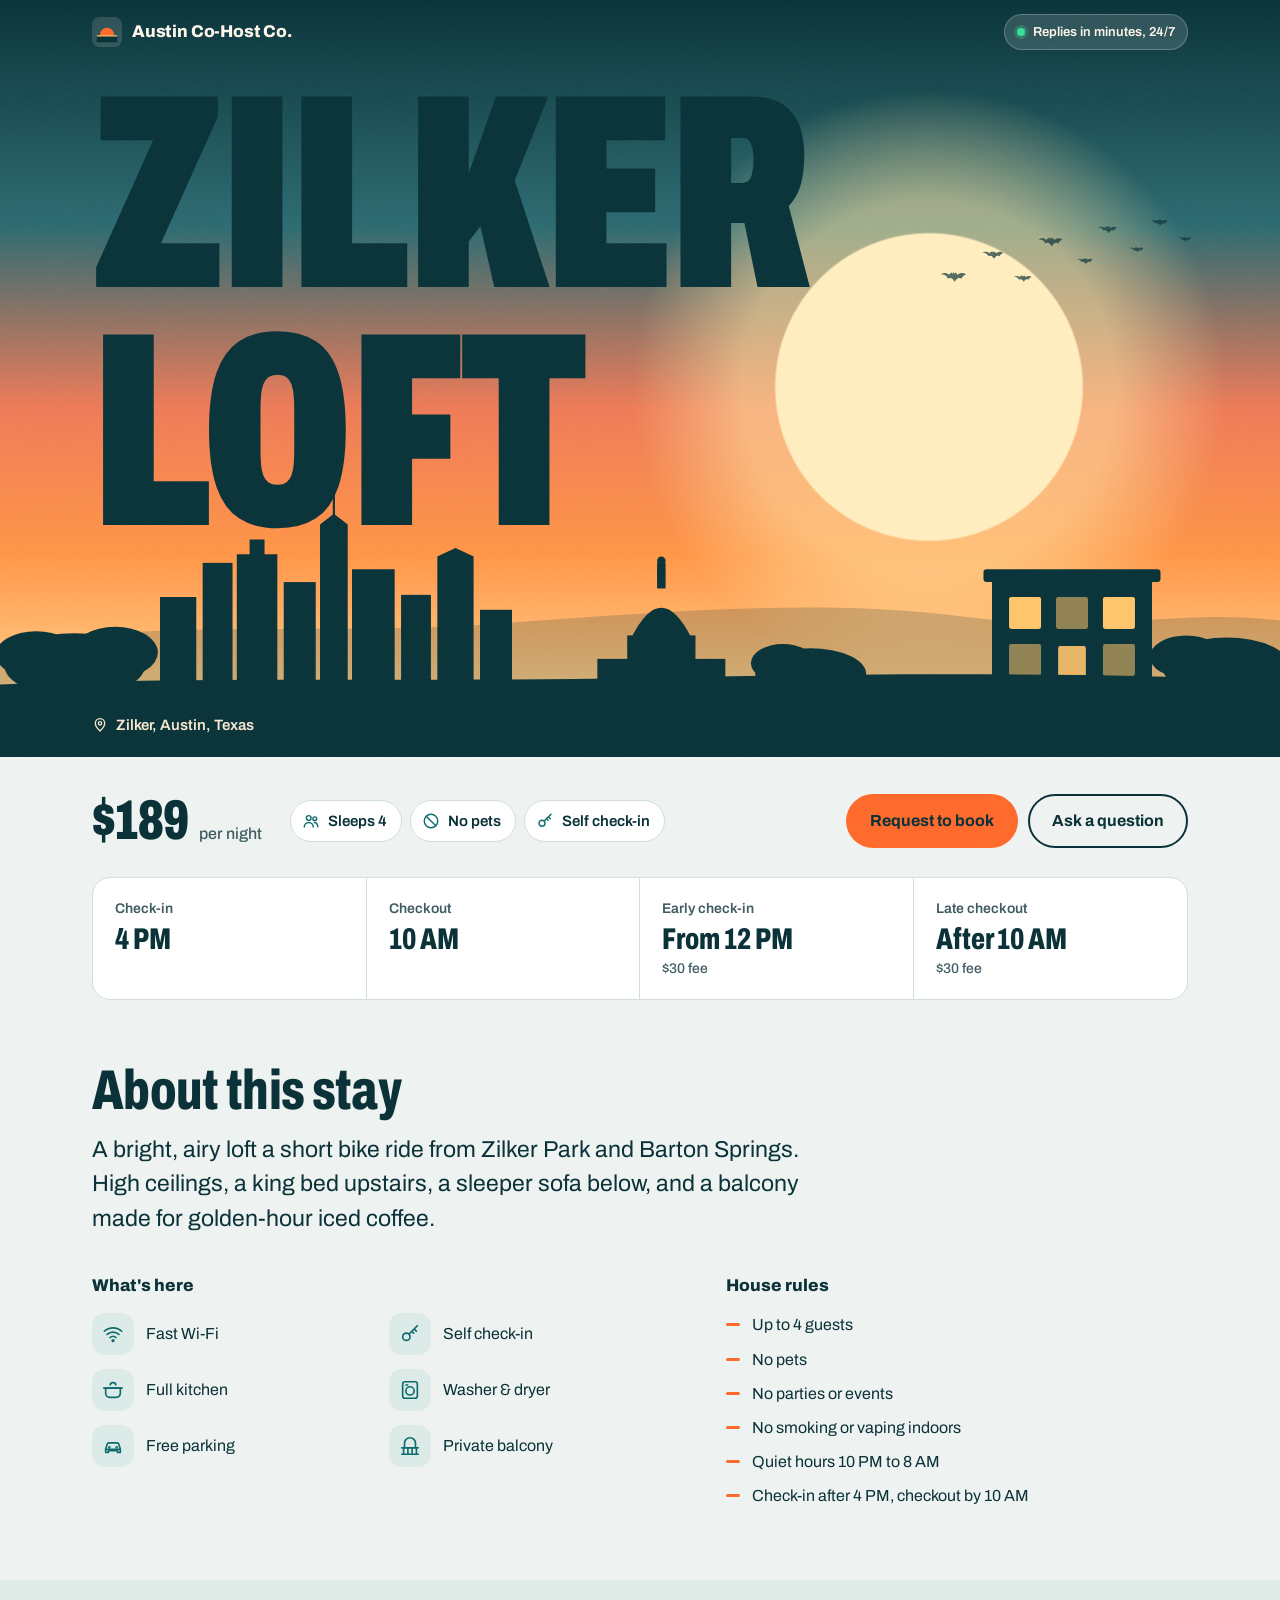
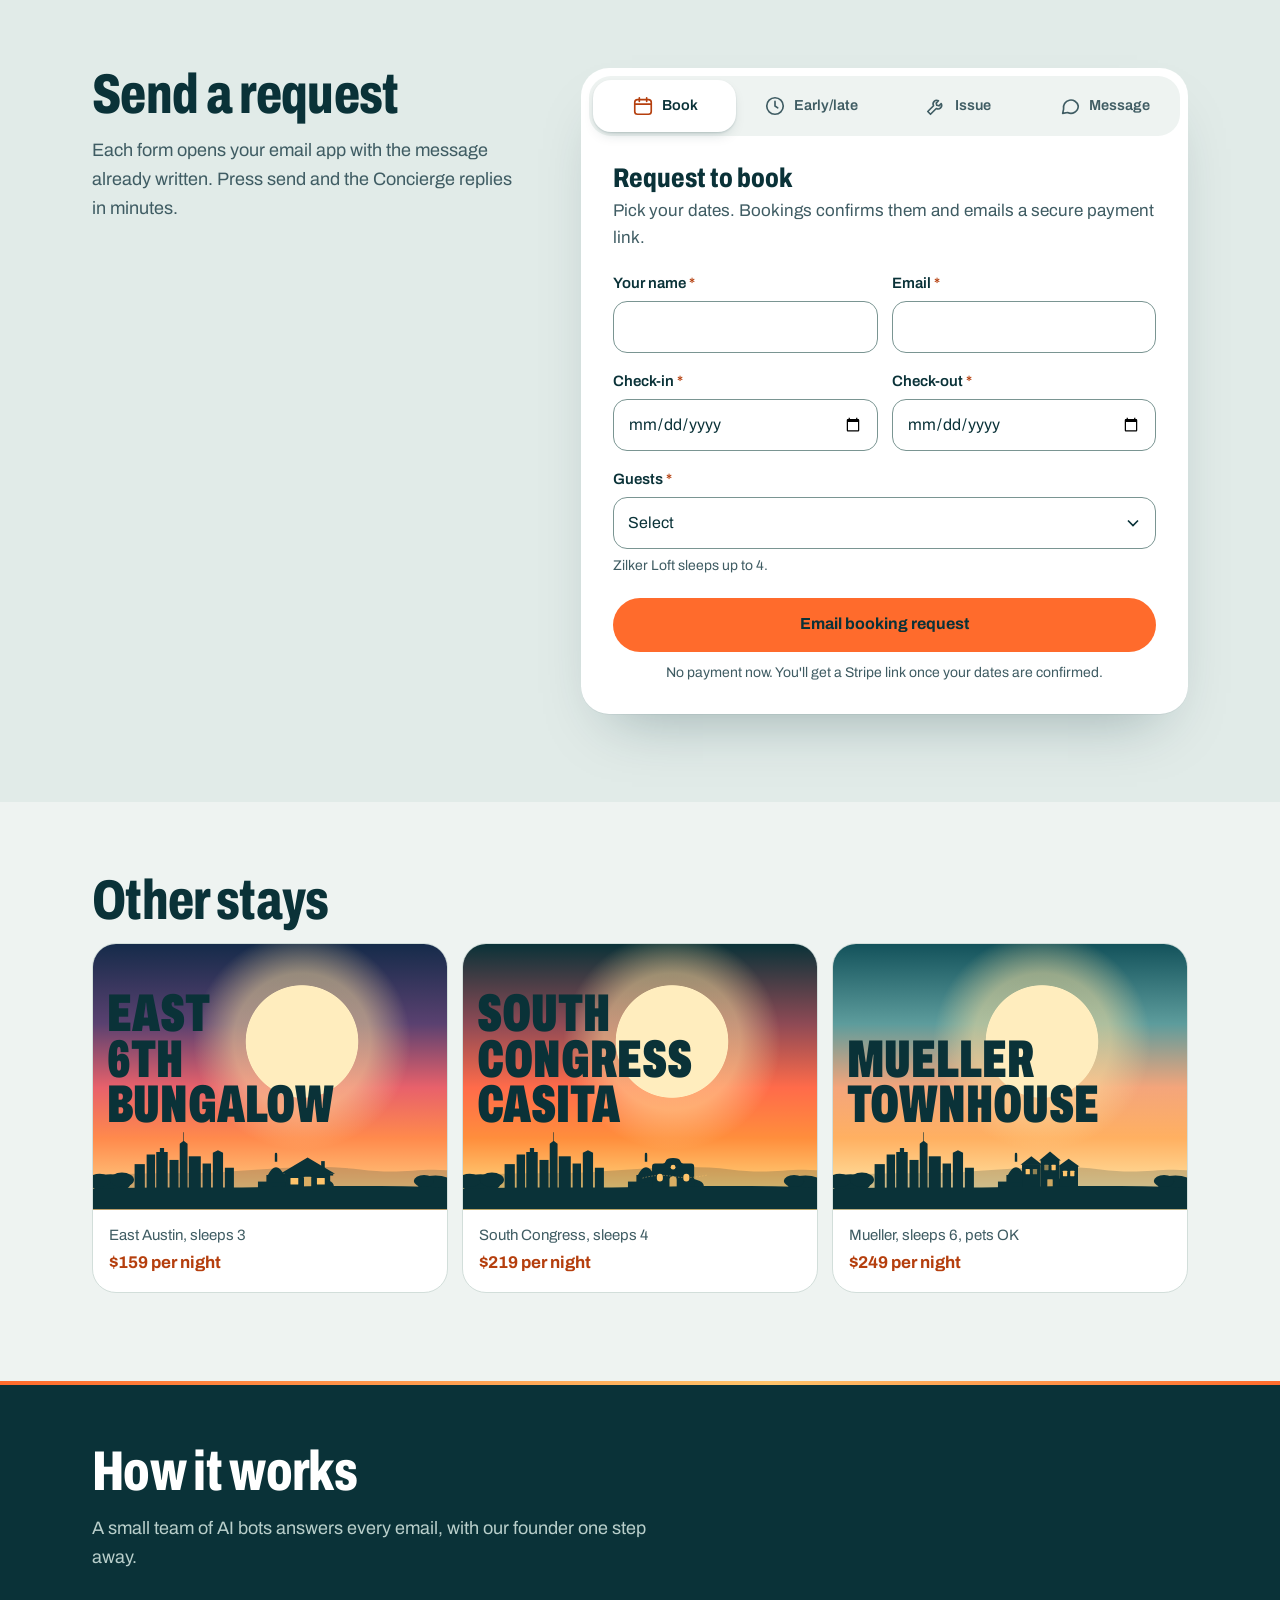
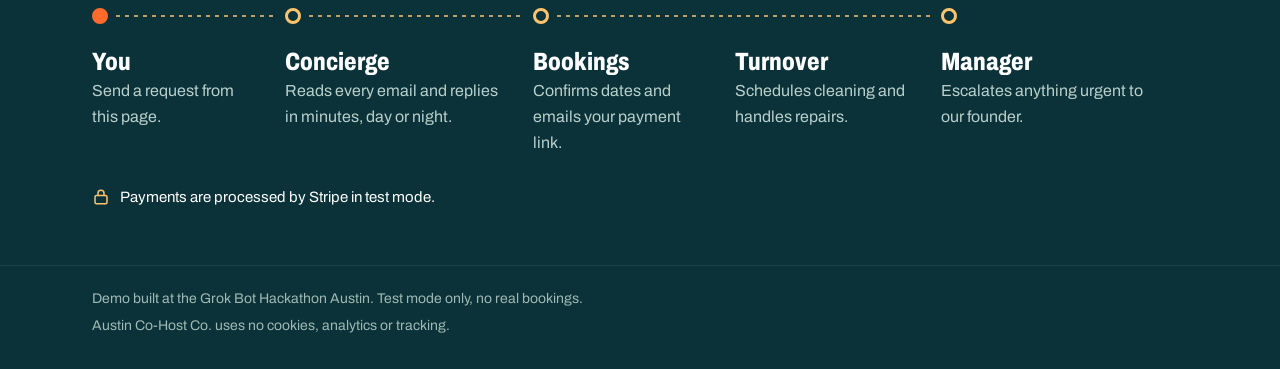
<file: index.html>
<!doctype html>
<html lang="en">
<head>
<meta charset="utf-8">
<meta name="viewport" content="width=device-width, initial-scale=1, viewport-fit=cover">
<title>Austin Co-Host Co.</title>
<meta name="description" content="Book a short-term stay in Austin directly with Austin Co-Host Co. Our bots reply in minutes, 24/7.">
<meta name="theme-color" content="#0A3238">
<meta name="referrer" content="no-referrer">
<link rel="icon" href="data:image/svg+xml,%3Csvg xmlns='http://www.w3.org/2000/svg' viewBox='0 0 64 64'%3E%3Crect width='64' height='64' rx='16' fill='%230A3238'/%3E%3Ccircle cx='32' cy='38' r='15' fill='%23FF6B2C'/%3E%3Crect x='10' y='40' width='44' height='14' fill='%230A3238'/%3E%3Crect x='10' y='39' width='44' height='2.5' rx='1.2' fill='%23FFC46B'/%3E%3C/svg%3E">
<link rel="preload" href="fonts/archivo-var.woff2" as="font" type="font/woff2" crossorigin>
<link rel="stylesheet" href="styles.css">
</head>
<body>
<a class="skip" href="#plan">Skip to booking forms</a>
<div id="setup-banner" class="setup" hidden></div>

<header class="topbar" id="topbar">
  <div class="wrap topbar-in">
    <a class="brand" href="./" aria-label="Austin Co-Host Co. home">
      <svg class="brand-mark" width="30" height="30" viewBox="0 0 64 64" aria-hidden="true"><rect width="64" height="64" rx="16" fill="currentColor" opacity=".14"/><circle cx="32" cy="38" r="15" fill="#FF6B2C"/><rect x="10" y="40" width="44" height="14" fill="#0A3238"/><rect x="10" y="39" width="44" height="2.5" rx="1.2" fill="#FFC46B"/></svg>
      <span class="brand-name" data-brand>Austin Co-Host Co.</span>
    </a>
    <span class="live"><span class="live-dot" aria-hidden="true"></span>Replies in minutes, 24/7</span>
  </div>
</header>

<main id="main">
  <noscript><p class="setup">This booking site needs JavaScript to build your email.</p></noscript>

  <!-- Hero: the property name set like a gig poster, sinking behind the Austin skyline at dusk -->
  <section class="hero" id="hero" aria-labelledby="title">
    <div class="sky" aria-hidden="true"></div>
    <div class="sun" aria-hidden="true"></div>
    <svg class="bats" viewBox="0 0 160 70" aria-hidden="true"><use href="#bat" x="10" y="38" width="16" height="7"/><use href="#bat" x="34" y="26" width="13" height="6"/><use href="#bat" x="52" y="40" width="11" height="5"/><use href="#bat" x="66" y="18" width="15" height="7"/><use href="#bat" x="88" y="30" width="10" height="5"/><use href="#bat" x="100" y="12" width="12" height="5"/><use href="#bat" x="118" y="24" width="9" height="4"/><use href="#bat" x="130" y="8" width="11" height="5"/><use href="#bat" x="146" y="18" width="8" height="4"/></svg>
    <div class="wrap hero-type">
      <h1 class="marquee" id="title"></h1>
    </div>
    <div class="horizon" id="horizon" aria-hidden="true"></div>
    <p class="hero-place" id="hero-place"></p>
    <div class="grain" aria-hidden="true"></div>
  </section>

  <section class="wrap intro" aria-label="Price and quick facts">
    <p class="price"><span class="price-num" id="price"></span><span class="price-unit">per night</span></p>
    <ul class="quick" id="quick"></ul>
    <div class="cta-row">
      <a class="btn btn-sun" href="#plan" data-tab="book">Request to book</a>
      <a class="btn btn-line" href="#plan" data-tab="message">Ask a question</a>
    </div>
  </section>

  <section class="wrap times" aria-label="Check-in and checkout times">
    <dl class="times-grid" id="facts"></dl>
  </section>

  <section class="wrap about" aria-labelledby="about-h">
    <h2 id="about-h">About this stay</h2>
    <p class="lede" id="description"></p>
    <div class="about-cols">
      <div>
        <h3>What's here</h3>
        <ul class="amenities" id="amenities"></ul>
      </div>
      <div>
        <h3>House rules</h3>
        <ul class="rules" id="rules"></ul>
      </div>
    </div>
  </section>

  <section class="plan" id="plan" aria-labelledby="plan-h">
    <div class="wrap plan-in">
      <div class="plan-head">
        <h2 id="plan-h">Send a request</h2>
        <p>Each form opens your email app with the message already written. Press send and the Concierge replies in minutes.</p>
      </div>

      <div class="panel">
        <div class="tabs" role="tablist" aria-label="Request type">
          <button class="tab" type="button" role="tab" id="tab-book" aria-controls="book" aria-selected="true">
            <svg viewBox="0 0 24 24" aria-hidden="true"><rect x="3" y="5" width="18" height="16" rx="3"/><path d="M3 10h18M8 3v4M16 3v4"/></svg>Book</button>
          <button class="tab" type="button" role="tab" id="tab-times" aria-controls="times" aria-selected="false" tabindex="-1">
            <svg viewBox="0 0 24 24" aria-hidden="true"><circle cx="12" cy="12" r="9"/><path d="M12 7v5l3 2"/></svg>Early/late</button>
          <button class="tab" type="button" role="tab" id="tab-issue" aria-controls="issue" aria-selected="false" tabindex="-1">
            <svg viewBox="0 0 24 24" aria-hidden="true"><path d="M14.7 6.3a4 4 0 0 0-5.4 5.4L3 18l3 3 6.3-6.3a4 4 0 0 0 5.4-5.4l-2.5 2.5-2.4-.6-.6-2.4z"/></svg>Issue</button>
          <button class="tab" type="button" role="tab" id="tab-message" aria-controls="message" aria-selected="false" tabindex="-1">
            <svg viewBox="0 0 24 24" aria-hidden="true"><path d="M21 12a8 8 0 0 1-11.6 7.1L4 20l1-4.6A8 8 0 1 1 21 12z"/></svg>Message</button>
        </div>

        <!-- a. Request to book -->
        <div class="tabpanel" role="tabpanel" id="book" aria-labelledby="tab-book">
          <div class="panel-head">
            <h3>Request to book</h3>
            <p>Pick your dates. Bookings confirms them and emails a secure payment link.</p>
          </div>
          <form id="form-book" novalidate data-kind="book">
            <div class="row">
              <div class="field">
                <label for="book-name">Your name <span class="req" aria-hidden="true">*</span></label>
                <input id="book-name" name="name" type="text" autocomplete="name" maxlength="80" required aria-describedby="book-name-err">
                <p class="error" id="book-name-err" aria-live="polite"></p>
              </div>
              <div class="field">
                <label for="book-email">Email <span class="req" aria-hidden="true">*</span></label>
                <input id="book-email" name="email" type="email" autocomplete="email" inputmode="email" maxlength="120" required aria-describedby="book-email-err">
                <p class="error" id="book-email-err" aria-live="polite"></p>
              </div>
            </div>
            <div class="row row-2">
              <div class="field">
                <label for="book-in">Check-in <span class="req" aria-hidden="true">*</span></label>
                <input id="book-in" name="checkin" type="date" required aria-describedby="book-in-err">
                <p class="error" id="book-in-err" aria-live="polite"></p>
              </div>
              <div class="field">
                <label for="book-out">Check-out <span class="req" aria-hidden="true">*</span></label>
                <input id="book-out" name="checkout" type="date" required aria-describedby="book-out-err">
                <p class="error" id="book-out-err" aria-live="polite"></p>
              </div>
            </div>
            <div class="field">
              <label for="book-guests">Guests <span class="req" aria-hidden="true">*</span></label>
              <select id="book-guests" name="guests" required aria-describedby="book-guests-hint book-guests-err"></select>
              <p class="hint" id="book-guests-hint"></p>
              <p class="error" id="book-guests-err" aria-live="polite"></p>
            </div>
            <p class="estimate" id="book-estimate" aria-live="polite"></p>
            <div class="form-foot">
              <button class="btn btn-sun btn-block" type="submit">Email booking request</button>
              <p class="small-print">No payment now. You'll get a Stripe link once your dates are confirmed.</p>
            </div>
          </form>
        </div>

        <!-- b. Early check-in / late checkout -->
        <div class="tabpanel" role="tabpanel" id="times" aria-labelledby="tab-times" hidden>
          <div class="panel-head">
            <h3>Early check-in or late checkout</h3>
            <p id="times-sub">Arrive early or leave late for a small fee.</p>
          </div>
          <form id="form-times" novalidate data-kind="times">
            <div class="row">
              <div class="field">
                <label for="times-name">Your name <span class="req" aria-hidden="true">*</span></label>
                <input id="times-name" name="name" type="text" autocomplete="name" maxlength="80" required aria-describedby="times-name-err">
                <p class="error" id="times-name-err" aria-live="polite"></p>
              </div>
              <div class="field">
                <label for="times-email">Email <span class="req" aria-hidden="true">*</span></label>
                <input id="times-email" name="email" type="email" autocomplete="email" inputmode="email" maxlength="120" required aria-describedby="times-email-err">
                <p class="error" id="times-email-err" aria-live="polite"></p>
              </div>
            </div>
            <fieldset id="times-type" aria-describedby="times-type-err">
              <legend>Request <span class="req" aria-hidden="true">*</span></legend>
              <div class="choices">
                <label class="choice"><input type="radio" name="type" value="early"><span>Early check-in</span></label>
                <label class="choice"><input type="radio" name="type" value="late"><span>Late checkout</span></label>
              </div>
              <p class="error" id="times-type-err" aria-live="polite"></p>
            </fieldset>
            <div class="row row-2">
              <div class="field">
                <label for="times-date">Date <span class="req" aria-hidden="true">*</span></label>
                <input id="times-date" name="date" type="date" required aria-describedby="times-date-err">
                <p class="error" id="times-date-err" aria-live="polite"></p>
              </div>
              <div class="field">
                <label for="times-time">Desired time <span class="req" aria-hidden="true">*</span></label>
                <input id="times-time" name="time" type="time" step="900" required aria-describedby="times-time-hint times-time-err">
                <p class="error" id="times-time-err" aria-live="polite"></p>
              </div>
            </div>
            <p class="hint" id="times-time-hint"></p>
            <div class="form-foot">
              <button class="btn btn-sun btn-block" type="submit">Email time request</button>
            </div>
          </form>
        </div>

        <!-- c. Report an issue -->
        <div class="tabpanel" role="tabpanel" id="issue" aria-labelledby="tab-issue" hidden>
          <div class="panel-head">
            <h3>Report an issue</h3>
            <p>Something broken or missing? Turnover sends a fix.</p>
          </div>
          <form id="form-issue" novalidate data-kind="issue">
            <div class="row">
              <div class="field">
                <label for="issue-name">Your name <span class="req" aria-hidden="true">*</span></label>
                <input id="issue-name" name="name" type="text" autocomplete="name" maxlength="80" required aria-describedby="issue-name-err">
                <p class="error" id="issue-name-err" aria-live="polite"></p>
              </div>
              <div class="field">
                <label for="issue-email">Email <span class="req" aria-hidden="true">*</span></label>
                <input id="issue-email" name="email" type="email" autocomplete="email" inputmode="email" maxlength="120" required aria-describedby="issue-email-err">
                <p class="error" id="issue-email-err" aria-live="polite"></p>
              </div>
            </div>
            <div class="field">
              <label for="issue-what">What's wrong? <span class="req" aria-hidden="true">*</span></label>
              <textarea id="issue-what" name="what" maxlength="800" required aria-describedby="issue-what-err"></textarea>
              <p class="error" id="issue-what-err" aria-live="polite"></p>
            </div>
            <fieldset id="issue-urgent" aria-describedby="issue-urgent-hint issue-urgent-err">
              <legend>Is it urgent? <span class="req" aria-hidden="true">*</span></legend>
              <div class="choices">
                <label class="choice"><input type="radio" name="urgent" value="Yes"><span>Yes, urgent</span></label>
                <label class="choice"><input type="radio" name="urgent" value="No"><span>No, it can wait</span></label>
              </div>
              <p class="hint" id="issue-urgent-hint">Urgent issues go to a human right away. For emergencies, call 911.</p>
              <p class="error" id="issue-urgent-err" aria-live="polite"></p>
            </fieldset>
            <div class="form-foot">
              <button class="btn btn-sun btn-block" type="submit">Email issue report</button>
            </div>
          </form>
        </div>

        <!-- d. Message the host -->
        <div class="tabpanel" role="tabpanel" id="message" aria-labelledby="tab-message" hidden>
          <div class="panel-head">
            <h3>Message the host</h3>
            <p>Questions about the stay, parking or the neighborhood.</p>
          </div>
          <form id="form-message" novalidate data-kind="message">
            <div class="row">
              <div class="field">
                <label for="msg-name">Your name <span class="req" aria-hidden="true">*</span></label>
                <input id="msg-name" name="name" type="text" autocomplete="name" maxlength="80" required aria-describedby="msg-name-err">
                <p class="error" id="msg-name-err" aria-live="polite"></p>
              </div>
              <div class="field">
                <label for="msg-email">Email <span class="req" aria-hidden="true">*</span></label>
                <input id="msg-email" name="email" type="email" autocomplete="email" inputmode="email" maxlength="120" required aria-describedby="msg-email-err">
                <p class="error" id="msg-email-err" aria-live="polite"></p>
              </div>
            </div>
            <div class="field">
              <label for="msg-text">Message <span class="req" aria-hidden="true">*</span></label>
              <textarea id="msg-text" name="message" maxlength="800" required aria-describedby="msg-text-err"></textarea>
              <p class="error" id="msg-text-err" aria-live="polite"></p>
            </div>
            <div class="form-foot">
              <button class="btn btn-sun btn-block" type="submit">Email the host</button>
            </div>
          </form>
        </div>
      </div>
    </div>
  </section>

  <section class="wrap stays-sec" aria-labelledby="stays-h">
    <h2 id="stays-h">Other stays</h2>
    <div class="stays" id="stays"></div>
  </section>

  <section class="how" aria-labelledby="how-h">
    <div class="wrap">
      <h2 id="how-h">How it works</h2>
      <p class="how-sub">A small team of AI bots answers every email, with our founder one step away.</p>
      <ol class="flow">
        <li class="node node-you"><span class="node-name">You</span><span class="node-line">Send a request from this page.</span></li>
        <li class="node"><span class="node-name">Concierge</span><span class="node-line">Reads every email and replies in minutes, day or night.</span></li>
        <li class="node node-pair">
          <div><span class="node-name">Bookings</span><span class="node-line">Confirms dates and emails your payment link.</span></div>
          <div><span class="node-name">Turnover</span><span class="node-line">Schedules cleaning and handles repairs.</span></div>
        </li>
        <li class="node"><span class="node-name">Manager</span><span class="node-line">Escalates anything urgent to our founder.</span></li>
      </ol>
      <p class="stripe-note"><svg viewBox="0 0 24 24" aria-hidden="true"><rect x="4" y="10" width="16" height="11" rx="2"/><path d="M8 10V7a4 4 0 0 1 8 0v3"/></svg>Payments are processed by Stripe in test mode.</p>
    </div>
  </section>
</main>

<footer class="footer">
  <div class="wrap">
    <p>Demo built at the Grok Bot Hackathon Austin. Test mode only, no real bookings.</p>
    <p><span data-brand>Austin Co-Host Co.</span> uses no cookies, analytics or tracking.</p>
  </div>
</footer>

<svg width="0" height="0" style="position:absolute" aria-hidden="true" focusable="false">
  <symbol id="bat" viewBox="0 0 24 10"><path d="M0 3.2C2.6 1.4 5.2 1.6 7.4 3.4c.6-.9 1.3-1.6 2.1-1.9l.8 1.2.5-1.4h.4l.5 1.4.8-1.2c.8.3 1.5 1 2.1 1.9 2.2-1.8 4.8-2 7.4-.2-2 .5-3.2 1.6-3.8 3.4-1.6-.9-3.4-.6-4.6.8L12 9.3l-1.2-1.9c-1.2-1.4-3-1.7-4.6-.8C5.6 4.8 4.4 3.7 2.4 3.2z" fill="currentColor"/></symbol>
</svg>

<script src="app.js"></script>
</body>
</html>
</file>
<file: styles.css>
/* Austin Co-Host Co. — "dusk over the skyline"
   One family (Archivo, self-hosted, OFL): condensed + black for display, normal width for reading. */
@font-face {
  font-family: "Archivo";
  src: url("fonts/archivo-var.woff2") format("woff2");
  font-weight: 100 900;
  font-stretch: 62% 125%;
  font-style: normal;
  font-display: swap;
}

:root {
  --night: #0A3238;      /* ink, skyline, night band */
  --ink: #0A3238;
  --ink-2: #3F5C63;
  --lagoon: #0F6B6E;     /* links, focus */
  --lagoon-soft: #DCEBE8;
  --sun: #FF6B2C;        /* sunset orange: buttons, accents */
  --sun-hover: #FF8547;
  --ember: #B53F0E;      /* orange that is safe for text on light */
  --gold: #FFC46B;
  --paper: #EEF3F1;      /* limestone mist */
  --band: #E1EBE8;
  --surface: #FFFFFF;
  --line: #D2DEDA;
  --field: #7A9592;
  --ok: #1E7A4C;
  --err: #B3261E;
  --display: "Archivo", "Arial Narrow", "Roboto Condensed", system-ui, sans-serif;
  --text: "Archivo", system-ui, -apple-system, "Segoe UI", Roboto, "Helvetica Neue", Arial, sans-serif;
  --maxw: 1160px;
  --horizon-h: clamp(118px, 25vw, 380px);
  --r-lg: 28px;
  --r-md: 18px;
  --r-sm: 14px;
  color-scheme: light;
}

* { box-sizing: border-box; }
[hidden] { display: none !important; }
html { -webkit-text-size-adjust: 100%; scroll-behavior: smooth; }
body {
  margin: 0;
  background: var(--paper);
  color: var(--ink);
  font: 400 17px/1.6 var(--text);
  font-stretch: 100%;
  -webkit-font-smoothing: antialiased;
  text-rendering: optimizeLegibility;
}
::selection { background: var(--gold); color: var(--night); }
a { color: var(--lagoon); text-underline-offset: 3px; }
a:hover { color: var(--night); }
:focus-visible { outline: 3px solid var(--lagoon); outline-offset: 3px; border-radius: 8px; }
.wrap { width: 100%; max-width: var(--maxw); margin: 0 auto; padding: 0 16px; }
@media (min-width: 760px) { .wrap { padding: 0 32px; } }
.sr-only { position: absolute; width: 1px; height: 1px; padding: 0; margin: -1px; overflow: hidden; clip: rect(0,0,0,0); white-space: nowrap; border: 0; }
.skip { position: absolute; left: 12px; top: -80px; z-index: 60; background: var(--night); color: #fff; padding: 10px 16px; border-radius: 12px; font-weight: 700; }
.skip:focus { top: 12px; color: #fff; }
.setup { position: relative; z-index: 50; margin: 0; background: #FFF1C2; color: #5A4300; font-size: 14px; padding: 8px 16px; text-align: center; }
.setup code { background: rgba(0,0,0,.06); padding: 1px 5px; border-radius: 4px; }

h2 {
  font-family: var(--display);
  font-stretch: 72%;
  font-weight: 800;
  font-size: clamp(34px, 7.4vw, 56px);
  line-height: .98;
  letter-spacing: -.012em;
  margin: 0 0 14px;
}
h3 { margin: 0; }

/* ---------- Top bar: sits on the dusk sky, turns solid once you scroll past it ---------- */
.topbar {
  position: fixed; top: 0; left: 0; right: 0; z-index: 40;
  color: #FFF6EA;
  transition: background-color .25s ease, color .25s ease, box-shadow .25s ease;
}
.topbar-in { display: flex; align-items: center; justify-content: space-between; gap: 12px; min-height: 64px; }
.brand { display: inline-flex; align-items: center; gap: 10px; color: inherit; text-decoration: none; font-weight: 800; font-size: 17px; letter-spacing: -.01em; white-space: nowrap; }
.brand:hover { color: inherit; }
.brand-mark { flex: none; }
.live { display: inline-flex; align-items: center; gap: 8px; white-space: nowrap; font-size: 13px; font-weight: 600; padding: 7px 12px; border-radius: 999px; background: rgba(255,255,255,.14); border: 1px solid rgba(255,255,255,.24); }
.live-dot { width: 8px; height: 8px; border-radius: 50%; background: #3DDC97; box-shadow: 0 0 0 3px rgba(61,220,151,.25); }
.topbar.solid { background: rgba(238,243,241,.92); color: var(--ink); box-shadow: 0 1px 0 var(--line); backdrop-filter: saturate(1.3) blur(12px); -webkit-backdrop-filter: saturate(1.3) blur(12px); }
.topbar.solid .live { background: var(--lagoon-soft); border-color: transparent; color: var(--night); }
@media (max-width: 400px) { .brand { font-size: 15.5px; gap: 8px; } .brand-mark { width: 26px; height: 26px; } .live { font-size: 12px; padding: 6px 10px; gap: 6px; } }
@media (max-width: 340px) { .brand-mark { display: none; } }

/* ---------- Hero ---------- */
.hero {
  position: relative; isolation: isolate; overflow: hidden;
  min-height: 76vh; min-height: 76svh;
  display: flex; flex-direction: column; justify-content: flex-end;
  padding-top: 76px;
  color: var(--night);
}
@media (min-width: 760px) { .hero { min-height: min(82vh, 900px); } }
.sky {
  position: absolute; inset: 0; z-index: -3;
  background: linear-gradient(180deg, var(--s1) 0%, var(--s2) 30%, var(--s3) 54%, var(--s4) 73%, var(--s5) 92%);
}
.sun {
  position: absolute; z-index: -2;
  right: 4%; bottom: calc(var(--horizon-h) * .22);
  width: min(82vw, 600px); aspect-ratio: 1; border-radius: 50%;
  background: radial-gradient(circle, #FFEDBE 0 36%, rgba(255,226,160,.55) 36.5% 44%, rgba(255,196,107,0) 70%);
  animation: sunset 2.2s cubic-bezier(.2,.7,.2,1) both;
}
@keyframes sunset { from { transform: translateY(-16%); } to { transform: none; } }
.bats { position: absolute; z-index: -1; top: 27%; right: 6%; width: min(46vw, 280px); color: var(--night); opacity: .7; }
.hero-type { position: relative; z-index: 1; padding-bottom: calc(var(--horizon-h) * .64); }
.marquee {
  margin: 0;
  font-family: var(--display);
  font-weight: 900;
  font-stretch: 62%;
  text-transform: uppercase;
  line-height: .86;
  letter-spacing: -.012em;
  font-size: clamp(64px, 20vw, 220px);
  color: var(--night);
}
.marquee.stack .w { display: block; }
.marquee-measure { position: absolute; left: -9999px; top: 0; white-space: nowrap; visibility: hidden; pointer-events: none; }
.horizon { position: absolute; left: 0; right: 0; bottom: 0; z-index: 2; height: var(--horizon-h); }
.horizon svg { display: block; width: 100%; height: 100%; }
.hero-place {
  position: absolute; z-index: 3; left: 0; right: 0; bottom: 14px;
  max-width: var(--maxw); margin: 0 auto; padding: 0 16px;
  display: flex; align-items: center; gap: 8px;
  color: #F7E6CF; font-size: 14px; font-weight: 600;
}
.hero-place svg { width: 16px; height: 16px; fill: none; stroke: currentColor; stroke-width: 2; }
@media (min-width: 760px) { .hero-place { padding: 0 32px; bottom: 20px; font-size: 15px; } }
.grain {
  position: absolute; inset: 0; z-index: 4; pointer-events: none; opacity: .2; mix-blend-mode: soft-light;
  background-image: url("data:image/svg+xml,%3Csvg xmlns='http://www.w3.org/2000/svg' width='180' height='180'%3E%3Cfilter id='n'%3E%3CfeTurbulence type='fractalNoise' baseFrequency='.85' numOctaves='2' stitchTiles='stitch'/%3E%3C/filter%3E%3Crect width='100%25' height='100%25' filter='url(%23n)'/%3E%3C/svg%3E");
}

/* ---------- Price + quick facts ---------- */
.intro { display: grid; gap: 16px; padding-top: 28px; }
.price { margin: 0; display: flex; align-items: baseline; gap: 10px; }
.price-num { font-family: var(--display); font-stretch: 68%; font-weight: 850; font-size: 56px; line-height: 1; letter-spacing: -.01em; }
.price-unit { font-size: 16px; color: var(--ink-2); font-weight: 500; }
.quick { list-style: none; margin: 0; padding: 0; display: flex; flex-wrap: wrap; gap: 8px; }
.quick li { display: inline-flex; align-items: center; gap: 8px; padding: 8px 14px 8px 11px; border-radius: 999px; background: var(--surface); border: 1px solid var(--line); font-size: 15px; font-weight: 600; }
.quick svg { width: 18px; height: 18px; fill: none; stroke: var(--lagoon); stroke-width: 1.9; stroke-linecap: round; stroke-linejoin: round; }
.cta-row { display: grid; grid-template-columns: 1fr 1fr; gap: 10px; }
@media (min-width: 900px) {
  .intro { grid-template-columns: auto 1fr auto; align-items: center; gap: 28px; padding-top: 36px; }
  .cta-row { display: flex; }
}

/* ---------- Buttons ---------- */
.btn {
  display: inline-flex; align-items: center; justify-content: center; gap: 8px;
  min-height: 54px; padding: 0 22px; border-radius: 999px; border: 2px solid transparent;
  font: 700 16px/1.15 var(--text); text-align: center; text-decoration: none; cursor: pointer;
  transition: background-color .15s ease, color .15s ease, border-color .15s ease, transform .1s ease;
}
.btn:active { transform: translateY(1px); }
.btn-sun { background: var(--sun); color: var(--night); }
.btn-sun:hover { background: var(--sun-hover); color: var(--night); }
.btn-line { background: transparent; color: var(--night); border-color: var(--night); }
.btn-line:hover { background: var(--night); color: #fff; }
.btn-ghost { background: var(--surface); color: var(--night); border-color: var(--line); }
.btn-ghost:hover { border-color: var(--night); color: var(--night); }
.btn-dark { background: var(--night); color: #fff; }
.btn-dark:hover { background: var(--lagoon); color: #fff; }
.btn-sm { min-height: 44px; padding: 0 16px; font-size: 15px; }
.btn-block { width: 100%; }

/* ---------- Check-in / checkout strip ---------- */
.times { margin-top: 28px; }
.times-grid { margin: 0; display: grid; grid-template-columns: 1fr 1fr; background: var(--surface); border: 1px solid var(--line); border-radius: var(--r-md); overflow: hidden; }
.time { padding: 16px 16px 18px; border-right: 1px solid var(--line); border-bottom: 1px solid var(--line); }
.time:nth-child(2n) { border-right: 0; }
.time:nth-last-child(-n+2) { border-bottom: 0; }
.time dt { font-size: 14px; font-weight: 600; color: var(--ink-2); }
.time dd { margin: 4px 0 0; font-family: var(--display); font-stretch: 72%; font-weight: 800; font-size: 30px; line-height: 1.02; }
.time dd small { display: block; margin-top: 5px; font-family: var(--text); font-stretch: 100%; font-weight: 500; font-size: 14px; line-height: 1.35; color: var(--ink-2); }
@media (min-width: 760px) {
  .times-grid { grid-template-columns: repeat(4, 1fr); }
  .time { border-bottom: 0; border-right: 1px solid var(--line); padding: 20px 22px; }
  .time:nth-child(2n) { border-right: 1px solid var(--line); }
  .time:last-child { border-right: 0; }
}

/* ---------- About ---------- */
.about { margin-top: 64px; }
.lede { margin: 0; max-width: 33em; font-size: clamp(19px, 2.3vw, 23px); line-height: 1.5; }
.about-cols { display: grid; gap: 36px; margin-top: 36px; }
.about-cols h3 { font-size: 17px; font-weight: 800; margin-bottom: 14px; }
@media (min-width: 760px) { .about-cols { grid-template-columns: 1.25fr 1fr; gap: 56px; } }
.amenities { list-style: none; margin: 0; padding: 0; display: grid; grid-template-columns: 1fr 1fr; gap: 14px 16px; }
.amenities li { display: flex; align-items: center; gap: 12px; font-size: 16px; line-height: 1.3; }
.ico { flex: none; width: 42px; height: 42px; border-radius: 13px; background: var(--lagoon-soft); display: grid; place-items: center; }
.ico svg { width: 22px; height: 22px; fill: none; stroke: var(--lagoon); stroke-width: 1.8; stroke-linecap: round; stroke-linejoin: round; }
.rules { list-style: none; margin: 0; padding: 0; display: grid; gap: 11px; }
.rules li { display: flex; align-items: baseline; gap: 12px; font-size: 16px; line-height: 1.45; }
.rules li::before { content: ""; flex: none; width: 14px; height: 3px; border-radius: 2px; background: var(--sun); transform: translateY(-4px); }

/* ---------- Request forms ---------- */
.plan { margin-top: 72px; padding: 56px 0 64px; background: var(--band); scroll-margin-top: 56px; }
.plan-in { display: grid; gap: 24px; }
.plan-head p { margin: 0; max-width: 30em; font-size: 18px; color: var(--ink-2); }
@media (min-width: 960px) {
  .plan { padding: 88px 0; }
  .plan-in { grid-template-columns: minmax(0, 5fr) minmax(0, 7fr); gap: 56px; align-items: start; }
  .plan-head { position: sticky; top: 104px; }
}
.panel { background: var(--surface); border-radius: var(--r-lg); padding: 8px; box-shadow: 0 1px 0 rgba(10,50,56,.05), 0 30px 60px -30px rgba(10,50,56,.35); }
.tabs { display: grid; grid-template-columns: repeat(4, minmax(0, 1fr)); gap: 4px; padding: 4px; border-radius: 22px; background: var(--paper); }
.tab {
  appearance: none; -webkit-appearance: none; border: 0; background: transparent; cursor: pointer;
  min-height: 66px; padding: 8px 4px; border-radius: 18px;
  display: flex; flex-direction: column; align-items: center; justify-content: center; gap: 5px;
  font: 600 13.5px/1.1 var(--text); color: var(--ink-2);
  transition: background-color .15s ease, color .15s ease, box-shadow .15s ease;
}
.tab svg { width: 22px; height: 22px; fill: none; stroke: currentColor; stroke-width: 1.8; stroke-linecap: round; stroke-linejoin: round; }
.tab:hover { color: var(--night); }
.tab[aria-selected="true"] { background: var(--surface); color: var(--night); box-shadow: 0 1px 2px rgba(10,50,56,.14), 0 6px 14px -6px rgba(10,50,56,.25); }
.tab[aria-selected="true"] svg { stroke: var(--ember); }
.tab:focus-visible { outline-offset: -3px; }
.tabpanel { padding: 22px 12px 14px; }
@media (min-width: 560px) { .tabpanel { padding: 28px 24px 22px; } .tab { font-size: 14.5px; flex-direction: row; gap: 8px; min-height: 52px; } }
.panel-head h3, .confirm h3 { font-family: var(--display); font-stretch: 78%; font-weight: 800; font-size: 27px; line-height: 1.08; }
.panel-head p { margin: 4px 0 20px; color: var(--ink-2); }

form { display: grid; gap: 16px; }
.row { display: grid; gap: 16px; }
.row-2 { grid-template-columns: 1fr 1fr; gap: 12px; }
@media (min-width: 560px) { .row { grid-template-columns: 1fr 1fr; gap: 14px; } }
.field { display: grid; gap: 6px; min-width: 0; align-content: start; }
label, legend { font-weight: 600; font-size: 15px; }
.req { color: var(--ember); }
input[type=text], input[type=email], input[type=date], input[type=time], select, textarea {
  width: 100%; min-width: 0; min-height: 52px;
  font: 16px/1.4 var(--text); color: var(--ink); background: #fff;
  border: 1.5px solid var(--field); border-radius: var(--r-sm); padding: 12px 14px;
  appearance: none; -webkit-appearance: none;
  transition: border-color .15s ease, box-shadow .15s ease;
}
input[type=date], input[type=time] { display: block; }
input::-webkit-date-and-time-value { text-align: left; }
select { background-image: url("data:image/svg+xml,%3Csvg xmlns='http://www.w3.org/2000/svg' viewBox='0 0 12 8'%3E%3Cpath d='M1 1.5l5 5 5-5' fill='none' stroke='%230A3238' stroke-width='1.7'/%3E%3C/svg%3E"); background-repeat: no-repeat; background-position: right 16px center; background-size: 12px; padding-right: 40px; }
textarea { min-height: 120px; resize: vertical; }
input:hover, select:hover, textarea:hover { border-color: var(--ink-2); }
input:focus, select:focus, textarea:focus { outline: none; border-color: var(--lagoon); box-shadow: 0 0 0 4px rgba(15,107,110,.2); }
[aria-invalid="true"] { border-color: var(--err) !important; }
.hint { margin: 0; font-size: 14px; color: var(--ink-2); }
.error { margin: 0; font-size: 14px; font-weight: 600; color: var(--err); }
.error:empty { display: none; }
fieldset { border: 0; padding: 0; margin: 0; min-width: 0; display: grid; gap: 8px; }
.choices { display: flex; flex-wrap: wrap; gap: 8px; }
.choice { position: relative; }
.choice input { position: absolute; opacity: 0; width: 1px; height: 1px; }
.choice span { display: inline-flex; align-items: center; min-height: 46px; padding: 0 18px; border-radius: 999px; border: 1.5px solid var(--field); background: #fff; font-weight: 600; font-size: 15px; cursor: pointer; transition: background-color .15s, border-color .15s; }
.choice span:hover { border-color: var(--night); }
.choice input:checked + span { background: var(--night); border-color: var(--night); color: #fff; }
.choice input:focus-visible + span { outline: 3px solid var(--lagoon); outline-offset: 3px; }
fieldset[aria-invalid="true"] .choice span { border-color: var(--err); }
.estimate { margin: 0; padding: 12px 14px; border-radius: 12px; background: #FFF0E4; font-size: 15px; }
.estimate:empty { display: none; }
.form-foot { display: grid; gap: 10px; margin-top: 4px; }
.small-print { margin: 0; text-align: center; font-size: 14px; color: var(--ink-2); }

/* Confirmation, styled like the email draft it opens */
.confirm { display: grid; gap: 14px; scroll-margin-top: 96px; animation: rise .35s ease both; }
@keyframes rise { from { opacity: 0; transform: translateY(8px); } }
.confirm h3 { display: flex; align-items: center; gap: 12px; }
.confirm h3:focus { outline: none; }
.okdot { flex: none; width: 34px; height: 34px; border-radius: 50%; background: #DDF3E7; color: var(--ok); display: grid; place-items: center; }
.confirm > p { margin: 0; }
.draft { border: 1px solid var(--line); border-radius: var(--r-md); background: #FAFCFB; overflow: hidden; }
.draft-row { display: grid; grid-template-columns: 70px minmax(0, 1fr); align-items: baseline; column-gap: 8px; row-gap: 2px; padding: 10px 14px; border-bottom: 1px solid var(--line); font-size: 15px; }
.draft-row .link-btn { grid-column: 2; justify-self: start; margin-left: -8px; }
@media (min-width: 560px) { .draft-row { grid-template-columns: 70px minmax(0, 1fr) auto; } .draft-row .link-btn { grid-column: auto; margin-left: 0; } }
.draft-row .k { color: var(--ink-2); font-weight: 600; }
.draft-row .v { font-weight: 600; overflow-wrap: anywhere; line-height: 1.45; }
.draft-body { margin: 0; padding: 14px; font: 15px/1.6 var(--text); white-space: pre-wrap; overflow-wrap: anywhere; max-height: 300px; overflow: auto; color: var(--ink); }
.link-btn { appearance: none; border: 0; background: none; cursor: pointer; padding: 6px 8px; border-radius: 8px; font: 700 14px/1 var(--text); color: var(--lagoon); text-decoration: underline; text-underline-offset: 3px; white-space: nowrap; }
.link-btn:hover { color: var(--night); }
.btn-row { display: flex; flex-wrap: wrap; gap: 8px; }
.status { margin: 0; min-height: 1px; font-size: 14px; font-weight: 600; color: var(--ok); }

/* ---------- Other stays ---------- */
.stays-sec { margin-top: 72px; }
.stays {
  display: grid; grid-auto-flow: column; grid-auto-columns: 80%; gap: 14px;
  margin: 0 -16px; padding: 4px 16px 16px; overflow-x: auto; scroll-snap-type: x mandatory; scroll-padding: 0 16px;
  scrollbar-width: none; contain: paint;
}
.stays::-webkit-scrollbar { display: none; }
@media (min-width: 760px) { .stays { grid-auto-flow: row; grid-template-columns: repeat(3, minmax(0, 1fr)); margin: 0; padding: 0; overflow: visible; contain: none; } }
.stay {
  scroll-snap-align: start; display: block; overflow: hidden;
  background: var(--surface); border: 1px solid var(--line); border-radius: 24px;
  color: var(--ink); text-decoration: none;
  transition: transform .2s ease, box-shadow .2s ease, border-color .2s ease;
}
.stay:hover { color: var(--ink); transform: translateY(-3px); border-color: #BCCFCB; box-shadow: 0 22px 40px -24px rgba(10,50,56,.45); }
.stay:focus-visible { outline-offset: 4px; border-radius: 24px; }
.mini { position: relative; isolation: isolate; overflow: hidden; aspect-ratio: 4 / 3; display: flex; align-items: flex-end; container-type: inline-size; }
.mini .sky { z-index: -3; }
.mini-sun { position: absolute; z-index: -2; right: 10%; bottom: 22%; width: 62%; aspect-ratio: 1; border-radius: 50%; background: radial-gradient(circle, #FFEDBE 0 36%, rgba(255,226,160,.5) 36.5% 44%, rgba(255,196,107,0) 70%); }
.mini-name { position: relative; z-index: 1; margin: 0; padding: 0 14px 23%; font-family: var(--display); font-weight: 900; font-stretch: 62%; text-transform: uppercase; font-size: 40px; font-size: clamp(32px, 15cqw, 72px); line-height: .86; color: var(--night); }
.mini-name span { display: block; }
.mini .horizon { height: 34%; }
.stay-info { display: grid; gap: 2px; padding: 14px 16px 16px; }
.stay-meta { font-size: 15px; color: var(--ink-2); }
.stay-price { font-weight: 700; color: var(--ember); }

/* ---------- How it works (night) ---------- */
.how { position: relative; margin-top: 88px; padding: 64px 0 56px; background: var(--night); color: #EAF2F0; }
.how::before { content: ""; position: absolute; left: 0; right: 0; top: 0; height: 4px; background: linear-gradient(90deg, var(--sun), var(--gold) 60%, var(--sun)); }
.how h2 { color: #fff; }
.how-sub { margin: 0 0 36px; max-width: 32em; font-size: 18px; color: #B9CFCB; }
.flow { list-style: none; margin: 0; padding: 0; display: grid; }
.node { position: relative; padding: 0 0 28px 38px; }
.node::before { content: ""; position: absolute; left: 3px; top: 6px; width: 16px; height: 16px; border-radius: 50%; background: var(--night); border: 3px solid var(--gold); box-sizing: border-box; }
.node:not(:last-child)::after { content: ""; position: absolute; left: 10px; top: 26px; bottom: 4px; width: 2px; background: repeating-linear-gradient(to bottom, rgba(255,196,107,.75) 0 4px, transparent 4px 9px); }
.node-you::before { background: var(--sun); border-color: var(--sun); }
.node-name { display: block; font-family: var(--display); font-stretch: 78%; font-weight: 800; font-size: 25px; line-height: 1.1; color: #fff; }
.node-line { display: block; margin-top: 3px; max-width: 26em; font-size: 16px; color: #B9CFCB; }
.node-pair { display: grid; gap: 18px; }
@media (min-width: 960px) {
  .flow { grid-template-columns: .9fr 1.15fr 1.9fr 1.15fr; }
  .node { padding: 40px 28px 0 0; }
  .node::before { top: 0; left: 0; }
  .node:not(:last-child)::after { left: 24px; right: 8px; top: 7px; bottom: auto; width: auto; height: 2px; background: repeating-linear-gradient(to right, rgba(255,196,107,.75) 0 4px, transparent 4px 9px); }
  .node-pair { grid-template-columns: 1fr 1fr; gap: 24px; }
}
.stripe-note { display: flex; align-items: center; gap: 10px; margin: 30px 0 0; font-size: 15px; color: #fff; }
.stripe-note svg { flex: none; width: 18px; height: 18px; fill: none; stroke: var(--gold); stroke-width: 2; stroke-linecap: round; }
.footer { background: var(--night); color: #9FB9B4; border-top: 1px solid rgba(255,255,255,.08); padding: 22px 0 calc(28px + env(safe-area-inset-bottom)); font-size: 14px; }
.footer p { margin: 0 0 4px; }

@media (prefers-reduced-motion: reduce) {
  html { scroll-behavior: auto; }
  *, *::before, *::after { animation: none !important; transition: none !important; }
}
</file>
